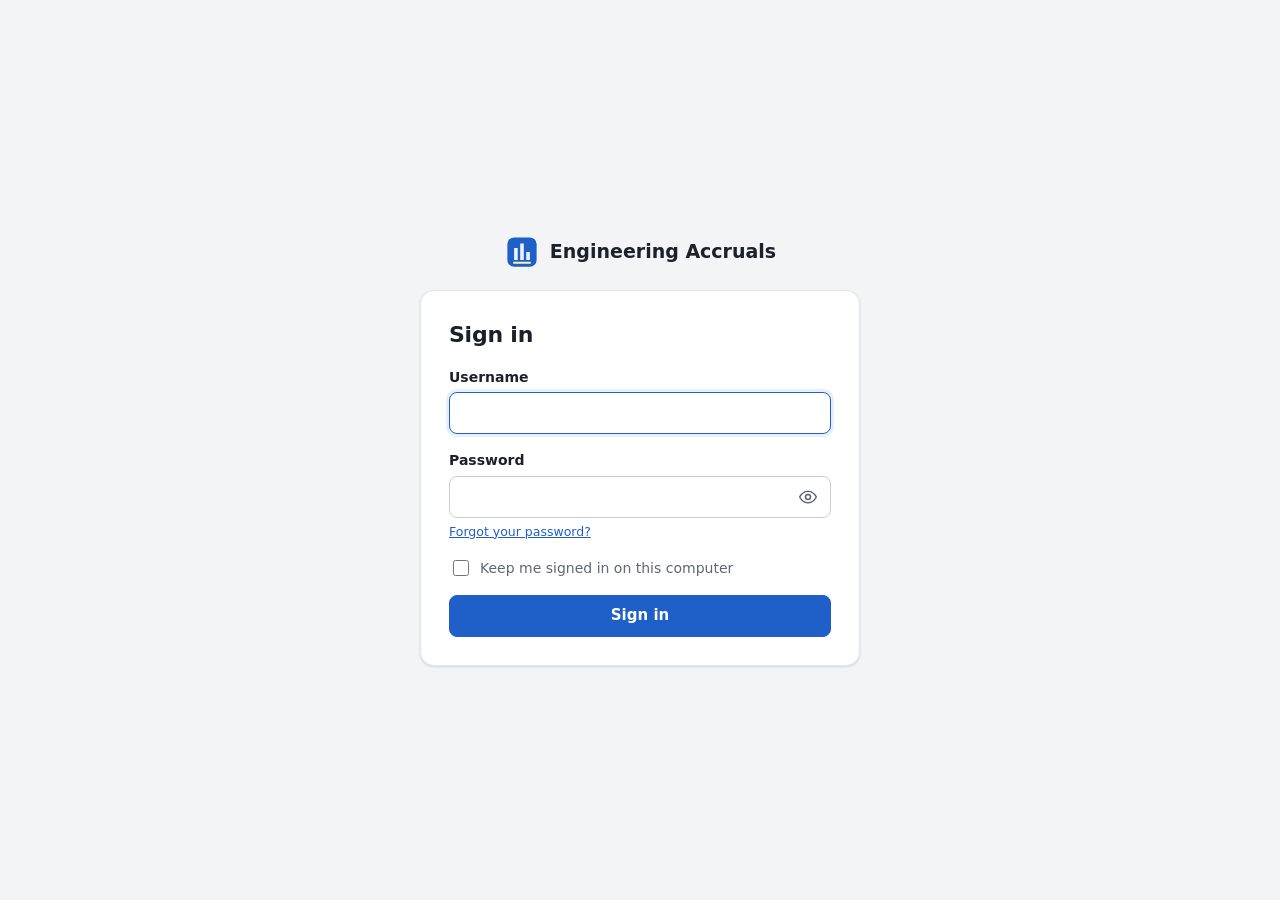
<file: index.html>
<!doctype html>
<html lang="en">
<head>
  <meta charset="utf-8">
  <meta name="viewport" content="width=device-width, initial-scale=1">
  <meta http-equiv="Content-Security-Policy" content="default-src 'none'; script-src 'self'; style-src 'self'; img-src 'self' data:; connect-src 'self'; object-src 'none'; base-uri 'none'; form-action 'none'; frame-src 'none'; worker-src 'none'; manifest-src 'none'; require-trusted-types-for 'script'; trusted-types 'none'; upgrade-insecure-requests">
  <meta name="referrer" content="no-referrer">
  <meta name="robots" content="noindex">
  <title>Sign in · Engineering Accruals</title>
  <link rel="icon" href="assets/favicon.svg?v=d4b2f8df2c11" type="image/svg+xml">
  <link rel="stylesheet" href="assets/styles.css?v=d4b2f8df2c11">
  <script type="module" src="assets/signin.js?v=d4b2f8df2c11"></script>
</head>
<body class="signin-page">
  <main class="signin">
    <div class="brand brand-lg">
      <svg viewBox="0 0 32 32" aria-hidden="true"><rect class="bm-bg" x="3" y="3" width="26" height="26" rx="6"/><path class="bm-cross" d="M9 23V12.5h3.2V23zm5.4 0V8.5h3.2V23zm5.4 0v-7h3.2v7z"/><rect class="bm-cell bm-hot" x="8" y="24.6" width="16" height="1.8" rx=".9"/></svg>
      <span>Engineering Accruals</span>
    </div>
    <form id="signin-form" class="card signin-card" novalidate>
      <h1>Sign in</h1>
      <label class="field">
        <span>Username</span>
        <input id="username" name="username" autocomplete="username" autocapitalize="none" spellcheck="false" maxlength="40" required>
      </label>
      <label class="field">
        <span>Password</span>
        <span class="password-wrap">
          <input id="password" name="password" type="password" autocomplete="current-password" required>
          <button id="peek" class="peek-btn" type="button" aria-label="Hold to show the password" title="Hold to show the password">
            <svg viewBox="0 0 24 24" aria-hidden="true"><path class="eye" d="M2 12s3.6-7 10-7 10 7 10 7-3.6 7-10 7S2 12 2 12z"/><circle class="eye" cx="12" cy="12" r="3"/><path class="slash" d="M4 4l16 16"/></svg>
          </button>
        </span>
        <small><a href="password.html">Forgot your password?</a></small>
      </label>
      <label class="check"><input id="remember" type="checkbox"> Keep me signed in on this computer</label>
      <p id="message" class="form-message" role="alert" hidden></p>
      <button id="submit" class="btn btn-primary btn-block" type="submit">Sign in</button>
    </form>
  </main>
</body>
</html>
</file>
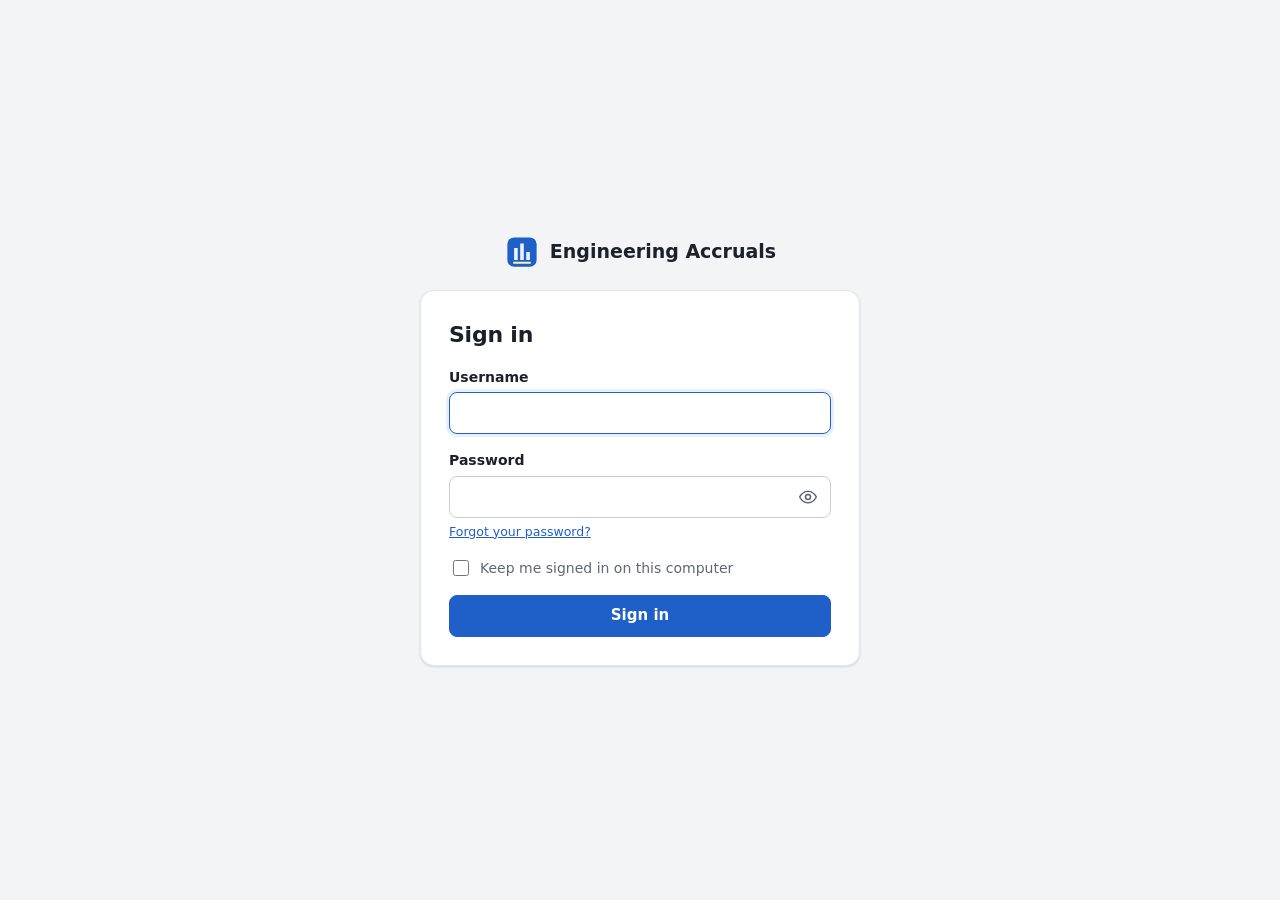
<file: app.html>
<!doctype html>
<html lang="en">
<head>
  <meta charset="utf-8">
  <meta name="viewport" content="width=device-width, initial-scale=1">
  <!-- blob: is for the app itself, which is decrypted here and run from blob: addresses. -->
  <meta http-equiv="Content-Security-Policy" content="default-src 'none'; script-src 'self' blob:; style-src 'self'; img-src 'self' data:; connect-src 'self'; object-src 'none'; base-uri 'none'; form-action 'none'; frame-src 'none'; worker-src 'none'; manifest-src 'none'; require-trusted-types-for 'script'; trusted-types 'none'; upgrade-insecure-requests">
  <meta name="referrer" content="no-referrer">
  <meta name="robots" content="noindex">
  <title>Engineering Accruals</title>
  <link rel="icon" href="assets/favicon.svg?v=d4b2f8df2c11" type="image/svg+xml">
  <link rel="stylesheet" href="assets/styles.css?v=d4b2f8df2c11">
  <script type="module" src="assets/app-host.js?v=d4b2f8df2c11"></script>
</head>
<body>
  <header class="topbar">
    <span class="brand">
      <svg viewBox="0 0 32 32" aria-hidden="true"><rect class="bm-bg" x="3" y="3" width="26" height="26" rx="6"/><path class="bm-cross" d="M9 23V12.5h3.2V23zm5.4 0V8.5h3.2V23zm5.4 0v-7h3.2v7z"/><rect class="bm-cell bm-hot" x="8" y="24.6" width="16" height="1.8" rx=".9"/></svg>
      <span>Engineering Accruals</span>
    </span>
    <div id="user" class="user" hidden>
      <span id="user-name" class="user-name"></span>
      <a id="change-password" class="btn btn-ghost btn-sm" href="password.html">Change password</a>
      <a class="btn btn-ghost btn-sm" href="index.html?signout=1">Sign out</a>
    </div>
  </header>

  <div id="notices" class="notices" aria-live="polite"></div>
  <div id="app"><p class="loading">Opening…</p></div>
</body>
</html>
</file>
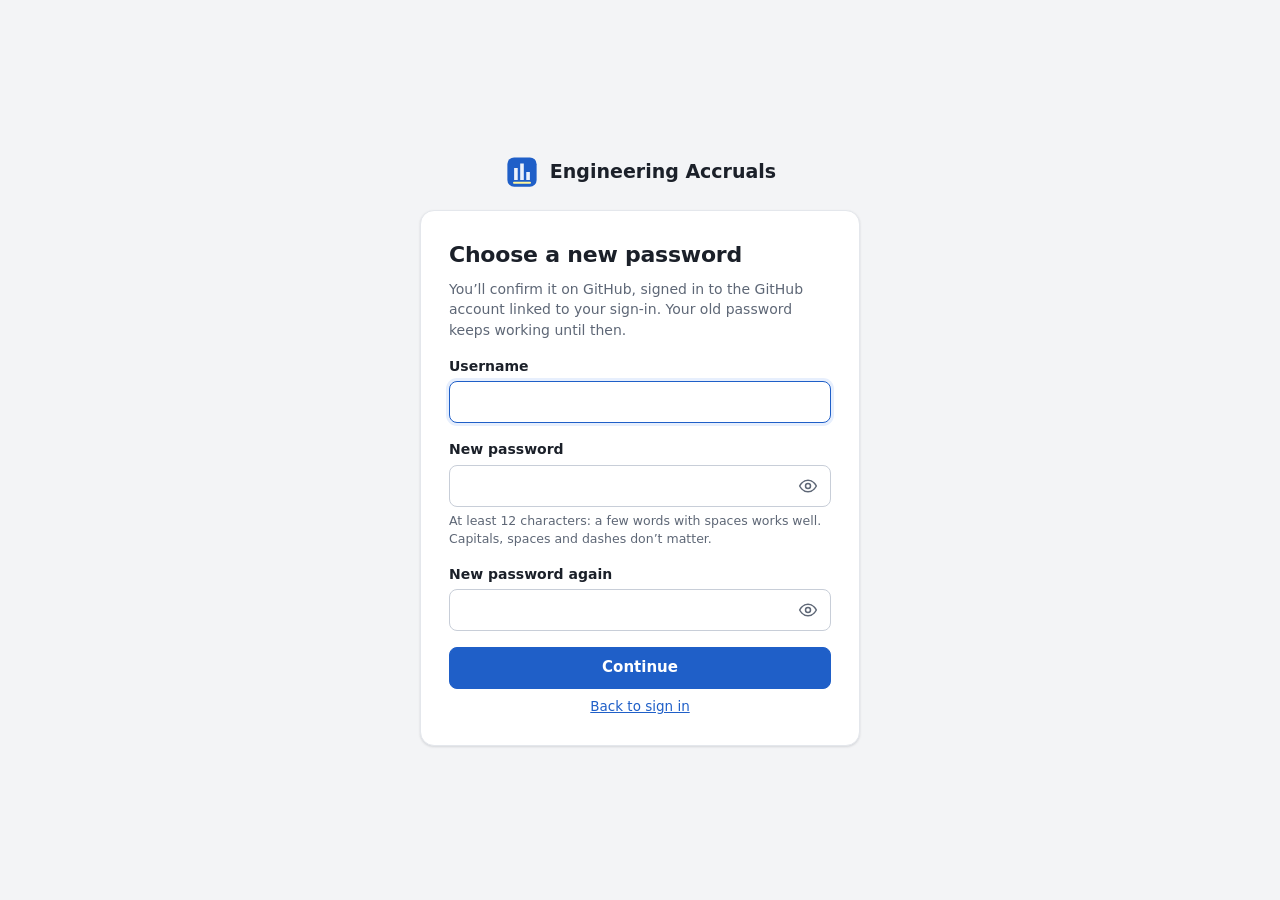
<file: password.html>
<!doctype html>
<html lang="en">
<head>
  <meta charset="utf-8">
  <meta name="viewport" content="width=device-width, initial-scale=1">
  <meta http-equiv="Content-Security-Policy" content="default-src 'none'; script-src 'self'; style-src 'self'; img-src 'self' data:; connect-src 'self'; object-src 'none'; base-uri 'none'; form-action 'none'; frame-src 'none'; worker-src 'none'; manifest-src 'none'; require-trusted-types-for 'script'; trusted-types 'none'; upgrade-insecure-requests">
  <meta name="referrer" content="no-referrer">
  <meta name="robots" content="noindex">
  <title>Choose a new password · Engineering Accruals</title>
  <link rel="icon" href="assets/favicon.svg?v=d4b2f8df2c11" type="image/svg+xml">
  <link rel="stylesheet" href="assets/styles.css?v=d4b2f8df2c11">
  <script type="module" src="assets/password.js?v=d4b2f8df2c11"></script>
</head>
<body class="signin-page">
  <main class="signin">
    <div class="brand brand-lg">
      <svg viewBox="0 0 32 32" aria-hidden="true"><rect class="bm-bg" x="3" y="3" width="26" height="26" rx="6"/><path class="bm-cross" d="M9 23V12.5h3.2V23zm5.4 0V8.5h3.2V23zm5.4 0v-7h3.2v7z"/><rect class="bm-cell bm-hot" x="8" y="24.6" width="16" height="1.8" rx=".9"/></svg>
      <span>Engineering Accruals</span>
    </div>
    <form id="password-form" class="card signin-card" novalidate>
      <h1>Choose a new password</h1>
      <p class="muted">You’ll confirm it on GitHub, signed in to the GitHub account linked to your sign-in. Your old password keeps working until then.</p>
      <label class="field">
        <span>Username</span>
        <input id="username" name="username" autocomplete="username" autocapitalize="none" spellcheck="false" maxlength="40" required>
      </label>
      <label class="field">
        <span>New password</span>
        <span class="password-wrap">
          <input id="new-password" type="password" autocomplete="new-password" required>
          <button id="peek-new" class="peek-btn" type="button" aria-label="Hold to show the password" title="Hold to show the password">
            <svg viewBox="0 0 24 24" aria-hidden="true"><path class="eye" d="M2 12s3.6-7 10-7 10 7 10 7-3.6 7-10 7S2 12 2 12z"/><circle class="eye" cx="12" cy="12" r="3"/><path class="slash" d="M4 4l16 16"/></svg>
          </button>
        </span>
        <small>At least 12 characters: a few words with spaces works well. Capitals, spaces and dashes don’t matter.</small>
      </label>
      <label class="field">
        <span>New password again</span>
        <span class="password-wrap">
          <input id="new-password-again" type="password" autocomplete="new-password" required>
          <button id="peek-again" class="peek-btn" type="button" aria-label="Hold to show the password" title="Hold to show the password">
            <svg viewBox="0 0 24 24" aria-hidden="true"><path class="eye" d="M2 12s3.6-7 10-7 10 7 10 7-3.6 7-10 7S2 12 2 12z"/><circle class="eye" cx="12" cy="12" r="3"/><path class="slash" d="M4 4l16 16"/></svg>
          </button>
        </span>
      </label>
      <p id="message" class="form-message" role="alert" hidden></p>
      <button id="submit" class="btn btn-primary btn-block" type="submit">Continue</button>
      <p class="signin-alt"><a id="back" href="index.html">Back to sign in</a></p>
    </form>
    <section id="confirm" class="card signin-card" hidden aria-labelledby="confirm-title">
      <h1 id="confirm-title">Confirm it on GitHub</h1>
      <ol class="plain-list">
        <li>Open GitHub. If it asks, sign in to the GitHub account linked to <strong id="confirm-user"></strong>.</li>
        <li>Click <strong>Create</strong> (or <strong>Submit new issue</strong>). The issue holds only your new password, sealed so only the website can open it.</li>
      </ol>
      <a id="github-link" class="btn btn-primary btn-block" target="_blank" rel="noopener noreferrer">Open GitHub to confirm</a>
      <p id="wait" class="muted small" aria-live="polite">Keep this page open: it tells you when your new password works, usually a minute or two after you submit.</p>
      <p class="signin-alt"><a href="password.html">Start again</a></p>
    </section>
    <section id="done" class="card signin-card" hidden>
      <h1>Your password has been changed</h1>
      <p>Sign in with your new password. The old one doesn’t work any more.</p>
      <a class="btn btn-primary btn-block" href="index.html">Sign in</a>
    </section>
    <section id="off" class="card signin-card" hidden>
      <h1>Choose a new password</h1>
      <p>Choosing a new password on the website isn’t switched on yet.</p>
      <a class="btn btn-block" href="index.html">Back to sign in</a>
    </section>
  </main>
</body>
</html>
</file>
<file: assets/styles.css>
/* Engineering Accruals: the website’s stylesheet (the same look as the other NZOSL sites). */

:root {
  --bg: #f3f4f6;
  --surface: #ffffff;
  --head: #f8f9fb;
  --hover: #f5f7fa;
  --line: #e4e7ec;
  --line-strong: #c8ced8;
  --text: #1b2029;
  --muted: #5e6776;
  --faint: #8b93a1;
  --accent: #1f5fc8;
  --accent-hover: #194fa8;
  --accent-weak: #e7effd;
  --accent-text: #ffffff;
  --danger: #b4231a;
  --danger-bg: #fdeceb;
  --warn: #8a5800;
  --warn-bg: #fff4d9;
  --ok: #0d7653;
  --ok-bg: #e1f4ec;
  --info-bg: #eaf1fd;
  --yellow: #fff59a;
  --balancing: #f8f9fb;
  --shadow: 0 1px 2px rgba(16, 24, 40, 0.05), 0 1px 3px rgba(16, 24, 40, 0.08);
  --shadow-lg: 0 12px 32px rgba(16, 24, 40, 0.16);
  --radius: 14px;
  color-scheme: light;
}

@media (prefers-color-scheme: dark) {
  :root:not([data-theme="light"]) {
    --bg: #0e1116;
    --surface: #161a20;
    --head: #1b2028;
    --hover: #1d222a;
    --line: #2a303a;
    --line-strong: #3b4350;
    --text: #e7eaef;
    --muted: #a3abb8;
    --faint: #7c8594;
    --accent: #6ea3ff;
    --accent-hover: #8db7ff;
    --accent-weak: #1b2a43;
    --accent-text: #0b1222;
    --danger: #ff8d84;
    --danger-bg: #3a1c1a;
    --warn: #f0c35a;
    --warn-bg: #352b12;
    --ok: #5fd3a7;
    --ok-bg: #12302a;
    --info-bg: #17243a;
    --yellow: #5a5314;
    --balancing: #1a1e25;
    --shadow: 0 1px 2px rgba(0, 0, 0, 0.4);
    --shadow-lg: 0 12px 32px rgba(0, 0, 0, 0.5);
    color-scheme: dark;
  }
}

:root[data-theme="dark"] {
  --bg: #0e1116;
  --surface: #161a20;
  --head: #1b2028;
  --hover: #1d222a;
  --line: #2a303a;
  --line-strong: #3b4350;
  --text: #e7eaef;
  --muted: #a3abb8;
  --faint: #7c8594;
  --accent: #6ea3ff;
  --accent-hover: #8db7ff;
  --accent-weak: #1b2a43;
  --accent-text: #0b1222;
  --danger: #ff8d84;
  --danger-bg: #3a1c1a;
  --warn: #f0c35a;
  --warn-bg: #352b12;
  --ok: #5fd3a7;
  --ok-bg: #12302a;
  --info-bg: #17243a;
  --yellow: #5a5314;
  --balancing: #1a1e25;
  --shadow: 0 1px 2px rgba(0, 0, 0, 0.4);
  --shadow-lg: 0 12px 32px rgba(0, 0, 0, 0.5);
  color-scheme: dark;
}

*, *::before, *::after { box-sizing: border-box; }

html, body { margin: 0; }

body {
  background: var(--bg);
  color: var(--text);
  font: 14px/1.45 system-ui, -apple-system, "Segoe UI", Roboto, "Helvetica Neue", Arial, sans-serif;
  -webkit-font-smoothing: antialiased;
}

button, input, select { font: inherit; color: inherit; }

[hidden] { display: none !important; }

.muted { color: var(--muted); }

a { color: var(--accent); }
a:hover { color: var(--accent-hover); }

h1, h2, h3 { letter-spacing: -0.01em; }

/* ------------------------------------------------------------------ brand */

.topbar {
  display: flex;
  align-items: center;
  justify-content: space-between;
  gap: 8px 16px;
  min-height: 60px;
  padding: 8px 16px;
  background: var(--surface);
  border-bottom: 1px solid var(--line);
}
.user { display: flex; align-items: center; gap: 4px; min-width: 0; }
.user-name { margin-right: 6px; font-weight: 600; overflow: hidden; text-overflow: ellipsis; white-space: nowrap; }

.brand {
  display: inline-flex;
  align-items: center;
  gap: 10px;
  font-weight: 650;
  line-height: 1.25;
}
.brand svg { width: 28px; height: 28px; flex: none; }
.bm-bg { fill: var(--accent); }
.bm-cross { fill: var(--accent-text); opacity: 0.92; }
.bm-cell { fill: var(--accent-text); opacity: 0.85; }
.bm-hot { fill: var(--yellow); opacity: 1; }
.brand-lg { font-size: 19px; text-align: center; }
.brand-lg svg { width: 36px; height: 36px; }

/* ---------------------------------------------------------------- buttons */

.btn {
  display: inline-flex;
  align-items: center;
  justify-content: center;
  gap: 6px;
  height: 36px;
  padding: 0 14px;
  border: 1px solid var(--line-strong);
  border-radius: 8px;
  background: var(--surface);
  color: var(--text);
  font-weight: 550;
  text-decoration: none;
  cursor: pointer;
  transition: background 0.15s, border-color 0.15s, box-shadow 0.15s;
}
.btn:hover { background: var(--hover); }
.btn:focus-visible { outline: 2px solid var(--accent); outline-offset: 2px; }
.btn:disabled { opacity: 0.55; cursor: default; }
.btn-primary { background: var(--accent); border-color: var(--accent); color: var(--accent-text); }
.btn-primary:hover { background: var(--accent-hover); border-color: var(--accent-hover); color: var(--accent-text); }
.btn-ghost { border-color: transparent; background: transparent; }
.btn-sm { height: 30px; padding: 0 10px; font-size: 13px; white-space: nowrap; }
.btn-lg { height: 44px; padding: 0 20px; font-size: 15px; }
.btn-block { width: 100%; height: 42px; font-size: 15px; }

/* ------------------------------------------------------------------- page */

.page {
  max-width: 1440px;
  margin: 0 auto;
  padding: 28px 16px 40px;
  display: grid;
  grid-template-columns: minmax(0, 1fr);
  gap: 18px;
}

.intro p { margin: 0; max-width: 760px; font-size: 15px; }
.loading { padding: 48px 16px; text-align: center; color: var(--muted); }
.small { font-size: 12.5px; }

.card {
  background: var(--surface);
  border: 1px solid var(--line);
  border-radius: var(--radius);
  box-shadow: var(--shadow);
}

.step {
  flex: none;
  display: inline-grid;
  place-items: center;
  width: 30px;
  height: 30px;
  border-radius: 999px;
  background: var(--accent-weak);
  color: var(--accent);
  font-weight: 700;
}

/* ----------------------------------------------------------- the two files */

.inputs {
  display: grid;
  grid-template-columns: repeat(auto-fit, minmax(min(100%, 380px), 1fr));
  gap: 18px;
}

.drop {
  display: flex;
  gap: 14px;
  padding: 22px;
  transition: border-color 0.15s, box-shadow 0.15s, background 0.15s;
}
.drop-body { flex: 1; min-width: 0; display: grid; gap: 10px; align-content: start; }
.drop h2 { margin: 3px 0 0; font-size: 18px; }
.drop p { margin: 0; }
.drop-actions { display: flex; flex-wrap: wrap; align-items: center; gap: 10px; }
.drop.over, body.dragging .drop { border-style: dashed; border-color: var(--accent); }
.drop.over { background: var(--accent-weak); box-shadow: 0 0 0 4px var(--accent-weak); }
.drop.loaded .btn-primary { background: var(--surface); border-color: var(--line-strong); color: var(--text); }
.drop.loaded .btn-primary:hover { background: var(--hover); }

.file-input {
  position: absolute;
  width: 1px;
  height: 1px;
  overflow: hidden;
  clip: rect(0 0 0 0);
  white-space: nowrap;
}
.file-input:focus-visible + .drop-actions .btn { outline: 2px solid var(--accent); outline-offset: 2px; }

.drop-status:empty { display: none; }
.file-ok, .file-error, .file-busy {
  display: grid;
  gap: 2px;
  padding: 10px 12px;
  border-radius: 10px;
}
.file-ok { background: var(--ok-bg); }
.file-ok .file-name::before { content: "✓ "; color: var(--ok); font-weight: 700; }
.file-error { background: var(--danger-bg); color: var(--danger); }
.file-busy { background: var(--info-bg); }
.file-name { font-weight: 650; overflow-wrap: anywhere; }
.file-list { display: grid; gap: 8px; margin: 0; padding: 0; list-style: none; }
.file-list:empty { display: none; }
.file-item { grid-template-columns: minmax(0, 1fr) auto; column-gap: 10px; align-items: center; }
.file-item .file-name, .file-item .file-detail { grid-column: 1; }
.file-remove { grid-column: 2; grid-row: 1 / span 2; }
.file-detail { color: var(--muted); font-size: 13px; }
.file-error .file-detail { color: inherit; }

/* ------------------------------------------------------------------ review */

.review { padding: 22px; display: grid; gap: 14px; min-width: 0; }
.review-head { display: flex; gap: 14px; align-items: flex-start; }
.review-head h2 { margin: 3px 0 2px; font-size: 18px; }
.review-head p { margin: 0; }
.review h3 { margin: 10px 0 0; font-size: 15px; }

.settings { display: flex; flex-wrap: wrap; gap: 14px 28px; }
.field { display: grid; gap: 5px; align-content: start; }
.field > span:first-child { font-weight: 600; }
.field small { font-size: 12.5px; }
.field input {
  height: 38px;
  padding: 0 10px;
  border: 1px solid var(--line-strong);
  border-radius: 8px;
  background: var(--surface);
}
.field input:focus { outline: none; border-color: var(--accent); box-shadow: 0 0 0 3px var(--accent-weak); }
.field-value { display: flex; align-items: center; min-height: 38px; font-weight: 600; font-variant-numeric: tabular-nums; }
.h3-note { font-size: 13px; font-weight: 400; }

.table-wrap {
  overflow-x: auto;
  border: 1px solid var(--line);
  border-radius: 10px;
}

.data {
  width: 100%;
  border-collapse: collapse;
  font-variant-numeric: tabular-nums;
}
.data th, .data td {
  padding: 7px 10px;
  border-bottom: 1px solid var(--line);
  text-align: left;
  vertical-align: middle;
  white-space: nowrap;
  font-size: 13px;
}
.data thead th {
  background: var(--head);
  color: var(--muted);
  font-size: 12px;
  font-weight: 600;
}
.data tbody tr:last-child td { border-bottom: 0; }
.data .num { text-align: right; }
.data .wrap { white-space: normal; min-width: 220px; max-width: 380px; }
.data tfoot td { border-top: 1px solid var(--line-strong); border-bottom: 0; font-weight: 650; }
.data .empty { color: var(--faint); }
.data .neg { color: var(--danger); }

/* The Working tab: a tick for each claim. */
.working .tick { width: 1%; }
.tick-label { display: inline-flex; align-items: center; gap: 8px; cursor: pointer; }
.tick-label input { width: 17px; height: 17px; margin: 0; accent-color: var(--accent); cursor: pointer; }
.working tr.out td:not(.tick) { color: var(--faint); }
.working tr.changed td { background: var(--warn-bg); }
.by-agreement {
  padding: 1px 7px;
  border-radius: 999px;
  background: var(--surface);
  color: var(--warn);
  font-size: 11px;
  font-weight: 650;
}
.tag {
  display: inline-block;
  padding: 1px 8px;
  border-radius: 999px;
  font-size: 11.5px;
  font-weight: 650;
}
.tag-usual { background: var(--ok-bg); color: var(--ok); }
.tag-salary { background: var(--head); color: var(--muted); border: 1px solid var(--line); }

/* The journal: lines from the Working tab, lines typed in, then the GL line. */
.journal tbody.added tr td { background: var(--accent-weak); }
.journal tbody.added:not(:empty) { border-top: 2px solid var(--accent); }
.journal tr.balancing td { background: var(--balancing); font-weight: 650; }
.journal .row-actions { width: 1%; text-align: right; }
.cell-input {
  height: 30px;
  padding: 0 7px;
  border: 1px solid var(--line-strong);
  border-radius: 6px;
  background: var(--surface);
  font-size: 13px;
}
.cell-input::placeholder { color: var(--faint); }
.cell-input:focus { outline: none; border-color: var(--accent); box-shadow: 0 0 0 3px var(--accent-weak); }
.cell-input.bad { border-color: var(--danger); background: var(--danger-bg); }
.cell-text { width: 118px; text-transform: uppercase; }
.cell-amount { width: 92px; text-align: right; }
.cell-code { width: 92px; }
.cell-wide { width: 260px; }
.cell-text::placeholder { text-transform: none; }
.table-actions { display: flex; flex-wrap: wrap; gap: 8px; margin-top: -4px; }

.visually-hidden {
  position: absolute;
  width: 1px;
  height: 1px;
  overflow: hidden;
  clip: rect(0 0 0 0);
  white-space: nowrap;
}

/* ------------------------------------------------------------------ notes */

.notes { display: grid; gap: 8px; margin: 0; padding: 0; list-style: none; }
.notes:empty { display: none; }
.note {
  display: flex;
  gap: 10px;
  padding: 9px 12px;
  border-radius: 10px;
}
.note::before { flex: none; font-weight: 700; }
.note-warn { background: var(--warn-bg); }
.note-warn::before { content: "!"; color: var(--warn); }
.note-info { background: var(--info-bg); }
.note-info::before { content: "i"; color: var(--accent); font-style: italic; font-family: Georgia, serif; }

.notices { max-width: 1440px; margin: 20px auto -8px; padding: 0 16px; display: grid; gap: 8px; }
.notices:empty { display: none; }
.notice { display: flex; flex-wrap: wrap; align-items: center; gap: 8px 12px; padding: 10px 14px; border-radius: 10px; }
.notice-text { flex: 1 1 320px; }
.notice-error { background: var(--danger-bg); color: var(--danger); }
.notice-warn { background: var(--warn-bg); }
.notice-warn strong { color: var(--warn); }
.notice-info { background: var(--info-bg); }
.notice-ok { background: var(--ok-bg); color: var(--ok); }

/* ---------------------------------------------------------------- download */

.download-bar {
  display: flex;
  flex-wrap: wrap;
  align-items: center;
  justify-content: space-between;
  gap: 12px 20px;
  margin-top: 6px;
  padding-top: 16px;
  border-top: 1px solid var(--line);
}
.summary { margin: 0; color: var(--muted); }
.summary strong { color: var(--text); }
.summary .agreed { color: var(--warn); font-weight: 600; }
.download-bar .btn { max-width: 100%; white-space: normal; text-align: center; }
.form-message { margin: 0; padding: 10px 12px; border-radius: 8px; background: var(--danger-bg); color: var(--danger); }

.foot { display: grid; gap: 4px; font-size: 13px; text-align: center; }
.foot p { margin: 0; }

/* ------------------------------------------------------- sign-in pages */

.signin-page { min-height: 100vh; display: grid; place-items: center; padding: 24px 16px; }
.signin { width: 100%; max-width: 440px; display: grid; gap: 20px; justify-items: center; }
.signin-card { width: 100%; padding: 28px; display: grid; gap: 16px; }
.signin-card h1 { margin: 0; font-size: 22px; }
.signin-card > p { margin: -8px 0 0; }
.signin .field input { height: 42px; padding: 0 12px; }
.signin .field small { color: var(--muted); }
.signin-alt { margin: 0; text-align: center; font-size: 13.5px; }
.plain-list { margin: 0; padding-left: 18px; display: grid; gap: 4px; }
.check { display: flex; align-items: center; gap: 8px; color: var(--muted); }
.check input { width: 16px; height: 16px; accent-color: var(--accent); }
#status-actions { display: grid; gap: 8px; }
#status-actions:empty { display: none; }

.password-wrap { position: relative; display: block; }
.password-wrap input { width: 100%; padding-right: 46px !important; }
.peek-btn {
  position: absolute;
  top: 50%;
  right: 6px;
  transform: translateY(-50%);
  display: grid;
  place-items: center;
  width: 34px;
  height: 34px;
  border: 0;
  border-radius: 6px;
  background: transparent;
  color: var(--muted);
  cursor: pointer;
  touch-action: none;
  user-select: none;
  -webkit-user-select: none;
  -webkit-touch-callout: none;
}
.peek-btn:hover { background: var(--hover); color: var(--text); }
.peek-btn:focus-visible { outline: 2px solid var(--accent); outline-offset: 1px; }
.peek-btn svg { width: 20px; height: 20px; fill: none; stroke: currentColor; stroke-width: 1.8; stroke-linecap: round; stroke-linejoin: round; }
.peek-btn .slash { display: none; }
.peek-btn.showing { background: var(--accent-weak); color: var(--accent); }
.peek-btn.showing .slash { display: inline; }

.dialog {
  width: min(460px, calc(100vw - 32px));
  max-height: calc(100vh - 48px);
  padding: 0;
  border: 1px solid var(--line);
  border-radius: 14px;
  background: var(--surface);
  color: var(--text);
  box-shadow: var(--shadow-lg);
}
.dialog::backdrop { background: rgba(10, 14, 20, 0.45); }
.dialog-body { padding: 22px; display: grid; gap: 14px; }
.dialog-body h2 { margin: 0; font-size: 19px; }
.dialog-body p { margin: 0; }
.dialog-actions { display: flex; justify-content: flex-end; gap: 8px; }

@media (max-width: 640px) {
  .page { padding-top: 20px; }
  .drop, .review { padding: 16px; }
  .step { width: 26px; height: 26px; font-size: 13px; }
  .topbar { flex-wrap: wrap; }
  .topbar .brand { font-size: 14px; }
  .user { margin-left: auto; }
  .user-name { display: none; }
  .signin-card { padding: 22px; }
}

/* -------------------------------------------------- Health Insurance Allocation */

/* Pages. */
.tabs {
  display: flex;
  flex-wrap: wrap;
  gap: 4px;
  padding: 4px;
  border: 1px solid var(--line);
  border-radius: 12px;
  background: var(--surface);
  box-shadow: var(--shadow);
  justify-self: start;
  max-width: 100%;
}
.tab {
  height: 36px;
  padding: 0 14px;
  border: 0;
  border-radius: 8px;
  background: transparent;
  color: var(--muted);
  font-weight: 600;
  cursor: pointer;
}
.tab:hover { background: var(--hover); color: var(--text); }
.tab.active { background: var(--accent-weak); color: var(--accent); }
.tab:focus-visible { outline: 2px solid var(--accent); outline-offset: 2px; }
.panel { display: grid; gap: 18px; min-width: 0; }

.status-line { display: flex; flex-wrap: wrap; gap: 6px 18px; color: var(--muted); font-size: 13.5px; margin-top: -6px; }
.status-line:empty { display: none; }
.status-line strong { color: var(--text); }
.pending-list { display: grid; gap: 8px; }
.pending-list:empty { display: none; }

/* The invoice's figures. */
.facts {
  display: grid;
  grid-template-columns: repeat(auto-fill, minmax(min(100%, 170px), 1fr));
  gap: 10px 18px;
  padding: 14px;
  border: 1px solid var(--line);
  border-radius: 10px;
  background: var(--head);
}
.fact { display: grid; gap: 3px; align-content: start; }
.fact-label { color: var(--muted); font-size: 12px; font-weight: 600; }
.fact-value { font-weight: 650; font-variant-numeric: tabular-nums; }
.fact .select { min-width: 0; width: 100%; height: 32px; }
.fact .cell-input { width: 100%; }

/* The exception report. */
.report-summary { margin: 0; font-size: 15px; font-weight: 600; }
.report-summary:empty { display: none; }
.report-sections { display: grid; gap: 16px; min-width: 0; }
.report-section { display: grid; gap: 8px; min-width: 0; }
.report-section h3 { margin: 0; }
.empty-note { margin: 0; padding: 10px 12px; border: 1px dashed var(--line-strong); border-radius: 10px; }
.data tr.row-warn td { background: var(--warn-bg); }
.data tr.row-kept td { color: var(--muted); }
.data tr.row-zero td { color: var(--faint); }
.data tr.row-new td { background: var(--ok-bg); }
.data tr.row-changed td { background: var(--accent-weak); }
.data tr.row-inactive td { color: var(--muted); }
.data tr.row-inactive .cell-input { color: var(--muted); }
.data .row-actions { width: 1%; text-align: right; white-space: nowrap; }
.data td.wrap .btn { margin-top: 6px; }
.data td.strong { font-weight: 650; }
.cell-name { width: 132px; }
.cell-policy { width: 104px; }
.cell-link { width: 150px; }
.cell-select { height: 30px; padding: 0 6px; min-width: 150px; max-width: 240px; }
.select {
  height: 38px;
  padding: 0 10px;
  border: 1px solid var(--line-strong);
  border-radius: 8px;
  background: var(--surface);
  min-width: 160px;
}
.select:focus { outline: none; border-color: var(--accent); box-shadow: 0 0 0 3px var(--accent-weak); }
.table-tall { max-height: 640px; overflow: auto; }
.table-tall thead th { position: sticky; top: 0; z-index: 1; }
.journal tr.balancing td { background: var(--balancing); font-weight: 650; }
.ok-text { color: var(--ok); font-weight: 600; }
.bad-text { color: var(--danger); }

/* The employees page. */
.toolbar { display: flex; flex-wrap: wrap; align-items: center; gap: 10px 14px; }
.search { flex: 1 1 260px; display: flex; }
.search-input { width: 100%; height: 36px; }
.field-inline { display: inline-flex; align-items: center; gap: 8px; }
.field-inline > span:first-child { color: var(--muted); font-weight: 600; font-size: 13px; }
.field-inline .select { height: 36px; }
.inline-form { display: flex; flex-wrap: wrap; align-items: center; gap: 10px 14px; }
.upper { text-transform: uppercase; }
.more-grid {
  display: grid;
  grid-template-columns: repeat(auto-fill, minmax(min(100%, 240px), 1fr));
  gap: 14px 18px;
}
.more-grid .field span { font-weight: 550; font-size: 13px; }
.more-grid .field input, .more-grid .field .select { width: 100%; }

/* Unsaved changes: a bar along the bottom of the window. */
.savebar {
  position: sticky;
  bottom: 12px;
  z-index: 5;
  margin-top: 6px;
}
.savebar-inner {
  display: flex;
  flex-wrap: wrap;
  align-items: center;
  justify-content: space-between;
  gap: 10px 18px;
  padding: 12px 16px;
  border: 1px solid var(--accent);
  border-radius: 12px;
  background: var(--surface);
  box-shadow: var(--shadow-lg);
}
.savebar-text { margin: 0; flex: 1 1 320px; }
.savebar-actions { display: flex; gap: 8px; }

.form-grid { display: grid; grid-template-columns: repeat(2, minmax(0, 1fr)); gap: 12px 14px; }
.form-grid .field input { width: 100%; }
.dialog .btn-block { text-decoration: none; }

@media (max-width: 640px) {
  .tabs { justify-self: stretch; }
  .tab { flex: 1 1 auto; padding: 0 10px; }
  .form-grid { grid-template-columns: minmax(0, 1fr); }
  .savebar { bottom: 8px; }
}

/* ------------------------------------------------------------ Engineering Accruals */

/* The month's files: what's there and what's still to add. */
.needed { display: grid; gap: 4px; margin: 0; padding: 0; list-style: none; font-size: 14px; }
.needed li::before { display: inline-block; width: 1.3em; font-weight: 700; }
.need-ok::before { content: "✓"; color: var(--ok); }
.need-missing::before { content: "○"; color: var(--faint); }
.fact-detail { font-weight: 400; }
.fact-bad .fact-value { color: var(--danger); }
.split-inputs { display: inline-flex; gap: 6px; }
.cell-share { width: 64px; text-align: right; }
.share-list { border: 1px solid var(--line); border-radius: 10px; padding: 0; }
.share-list + .share-list { margin-top: 10px; }
.share-list summary { padding: 11px 14px; cursor: pointer; }
.share-list[open] summary { border-bottom: 1px solid var(--line); }
.share-list .table-wrap { border: 0; border-radius: 0 0 10px 10px; }
.data.jobs td.wrap, .data.added td.wrap, .data.shares td.wrap { min-width: 220px; max-width: 420px; }
.data.sanctions .cell-wide { width: 100%; min-width: 220px; }
.data.sanctions .cell-text, #sanction-code { width: 210px; text-transform: none; }
#job-lines-field { display: flex; gap: 16px; align-items: center; border: 0; padding: 0; margin: 0; }
#job-lines-field legend { color: var(--muted); font-size: 13px; font-weight: 600; margin-bottom: 6px; }
#replace-status:empty { display: none; }
</file>
